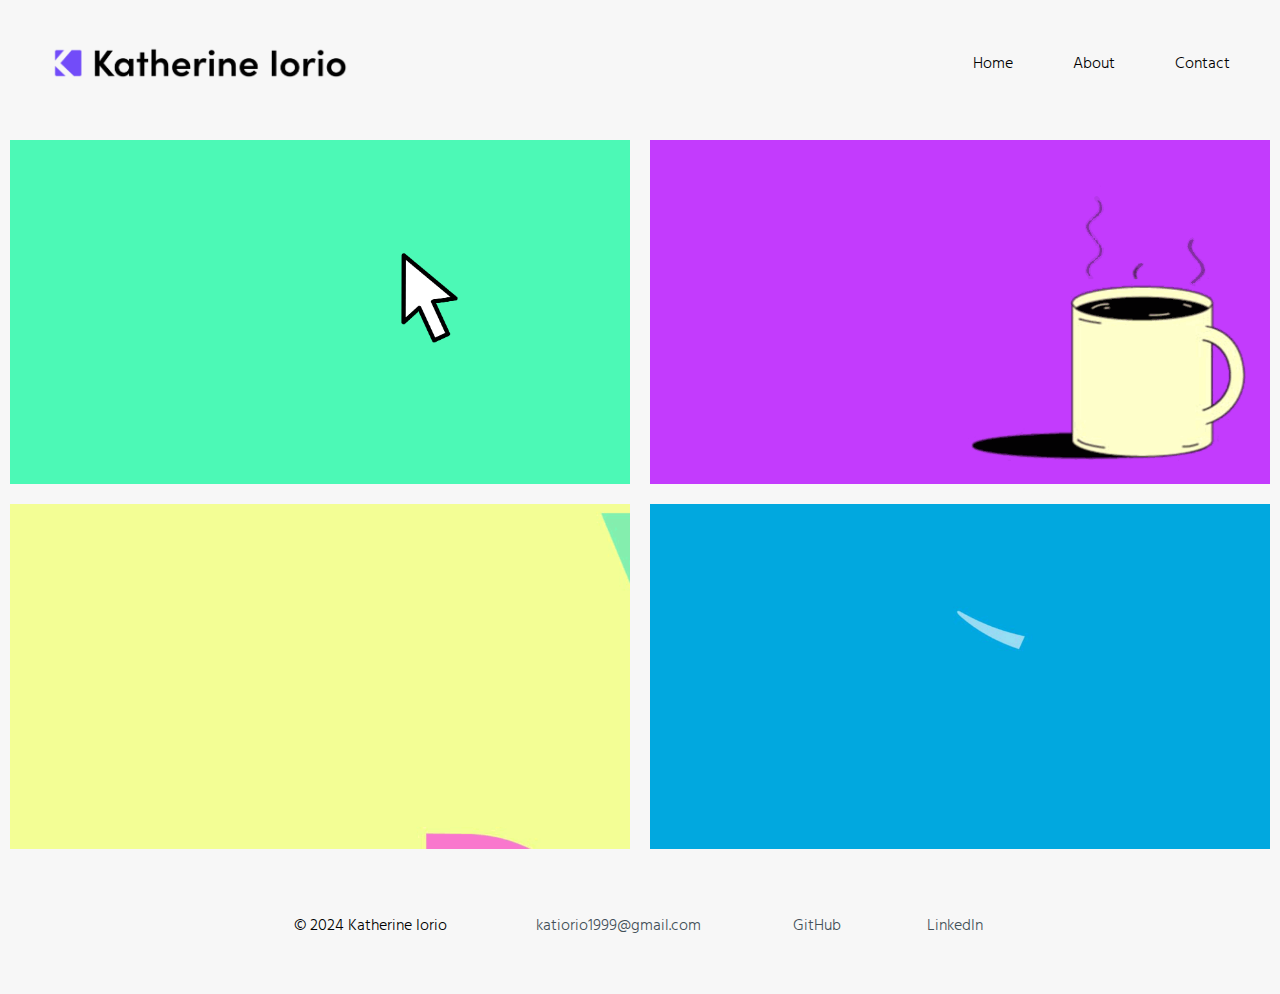
<file: index.html>
<!DOCTYPE html>
<html lang="en">

<head>
    <meta charset="UTF-8">
    <meta name="viewport" content="width=device-width, initial-scale=1.0">
    <link rel="preconnect" href="https://fonts.googleapis.com">
    <link rel="preconnect" href="https://fonts.gstatic.com" crossorigin>
    <link
        href="https://fonts.googleapis.com/css2?family=Hind:wght@300;400;500;600;700&family=Lexend:wght@100..900&family=Mulish:ital,wght@0,200..1000;1,200..1000&display=swap"
        rel="stylesheet">
    <link rel="stylesheet" href="app.css">
    <title>Katherine Iorio</title>
</head>

<body>
    <nav>
        <div id="logoDiv">
            <a href="index.html">
                <img src="img/KatherineIorioBrandingName2024.png" alt="" id="logo">
            </a>
        </div>
        <div class="navLinksDiv">
            <a href="index.html" class="navLinks">Home</a>
            <a href="about.html" class="navLinks">About</a>
            <a href="contact.html" class="navLinks">Contact</a>
        </div>
    </nav>
    <div class="rowContainer">
        <div class="rows">
            <div class="homeImageLinks" id="homeImageLink1">
                <div class="homeImageHoverTitle">
                    <p class="titleText">Web<br>Development</p>
                </div>
            </div>
            <div class="homeImageLinks" id="homeImageLink2">
                <div class="homeImageHoverTitle">
                    <p class="titleText">Motion<br>Graphics</p>
                </div>
            </div>
        </div>
        <div class="rows">
            <div class="homeImageLinks" id="homeImageLink3">
                <div class="homeImageHoverTitle">
                    <p class="titleText">Visual Design <br> & UX/UI</p>
                </div>
            </div>
            <div class="homeImageLinks" id="homeImageLink4">
                <div class="homeImageHoverTitle">
                    <p class="titleText">Amazon<br>Advertising</p>
                </div>
            </div>
        </div>
    </div>
    <footer>
        <p class="footerElement">&copy 2024 Katherine Iorio</p>
        <p class="footerElement" style="width: 184px;">
            <a href="mailto:katiorio1999@gmail.com">katiorio1999@gmail.com</a>
        </p>
        <p class="footerElement" style="width: 53px;">
            <a href="https://github.com/katieiorio" target=”_blank”>GitHub</a>
        </p>
        <p class="footerElement" style="width: 63px;">
            <a href="https://www.linkedin.com/in/katherine-iorio/" target=”_blank”>LinkedIn</a>
        </p>
    </footer>

</body>
<script src="app.js"></script>

</html>
</file>
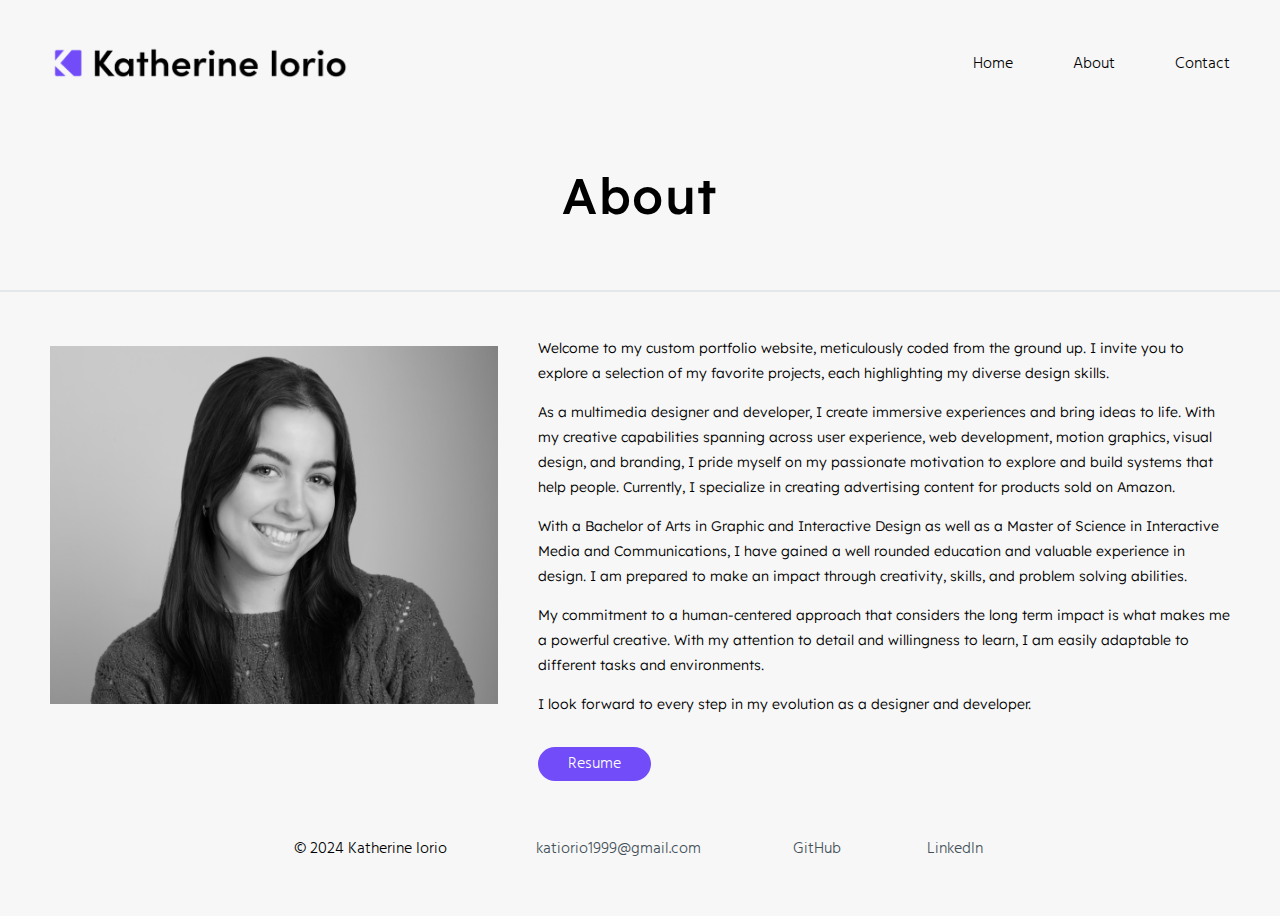
<file: about.html>
<!DOCTYPE html>
<html lang="en">

<head>
    <meta charset="UTF-8">
    <meta name="viewport" content="width=device-width, initial-scale=1.0">
    <link rel="preconnect" href="https://fonts.googleapis.com">
    <link rel="preconnect" href="https://fonts.gstatic.com" crossorigin>
    <link
        href="https://fonts.googleapis.com/css2?family=Hind:wght@300;400;500;600;700&family=Lexend:wght@100..900&family=Mulish:ital,wght@0,200..1000;1,200..1000&display=swap"
        rel="stylesheet">
    <link rel="stylesheet" href="app.css">
    <title>About</title>
</head>

<body>
    <nav>
        <div id="logoDiv">
            <a href="index.html">
                <img src="img/KatherineIorioBrandingName2024.png" alt="" id="logo">
            </a>
        </div>
        <div class="navLinksDiv">
            <a href="index.html" class="navLinks">Home</a>
            <a href="about.html" class="navLinks">About</a>
            <a href="contact.html" class="navLinks">Contact</a>
        </div>
    </nav>
    <div class="titleHeaderContainer">
        <h1 class="titleHeader">About</h1>
    </div>
    <div class="aboutContent">
        <img id="headshot" src="img/HEADSHOT-BW.JPG" alt="">
        <div class="aboutText">
            <p class="aboutTextP">Welcome to my custom portfolio website, meticulously coded from the ground up. I
                invite you to explore a selection of my favorite projects, each highlighting my diverse design skills.
            </p>
            <p class="aboutTextP">As a multimedia designer and developer, I create immersive experiences and bring ideas
                to life. With my creative capabilities spanning across user experience, web development, motion
                graphics, visual design, and branding, I pride myself on my passionate motivation to explore and build
                systems that help people. Currently, I specialize in creating advertising content for products sold on
                Amazon.
            </p>
            <p class="aboutTextP">
                With a Bachelor of Arts in Graphic and Interactive Design as well as a Master of Science in Interactive
                Media and Communications, I have gained a well rounded education and valuable experience in design. I am
                prepared to make
                an impact through creativity, skills, and problem solving abilities.
            </p>
            <p class="aboutTextP">
                My commitment to a human-centered approach that considers the long term impact is what makes me a
                powerful creative. With my attention to detail and willingness to learn, I am easily
                adaptable to different tasks and environments.
            </p>
            <p class="aboutTextP">
                I look forward to every step in my evolution as a designer and developer.
            </p>
            <a href="KatherineIorio_Resume.pdf" target=”_blank”>
                <button class="linkButton">Resume</button>
            </a>
        </div>
    </div>
    <footer>
        <p class="footerElement">&copy 2024 Katherine Iorio</p>
        <p class="footerElement" style="width: 184px;">
            <a href="mailto:katiorio1999@gmail.com" target=”_blank">katiorio1999@gmail.com</a>
        </p>
        <p class="footerElement" style="width: 53px;">
            <a href="https://github.com/katieiorio" target=”_blank”>GitHub</a>
        </p>
        <p class="footerElement" style="width: 63px;">
            <a href="https://www.linkedin.com/in/katherine-iorio/" target=”_blank”>LinkedIn</a>
        </p>
    </footer>
</body>
<script src="app.js"></script>

</html>
</file>
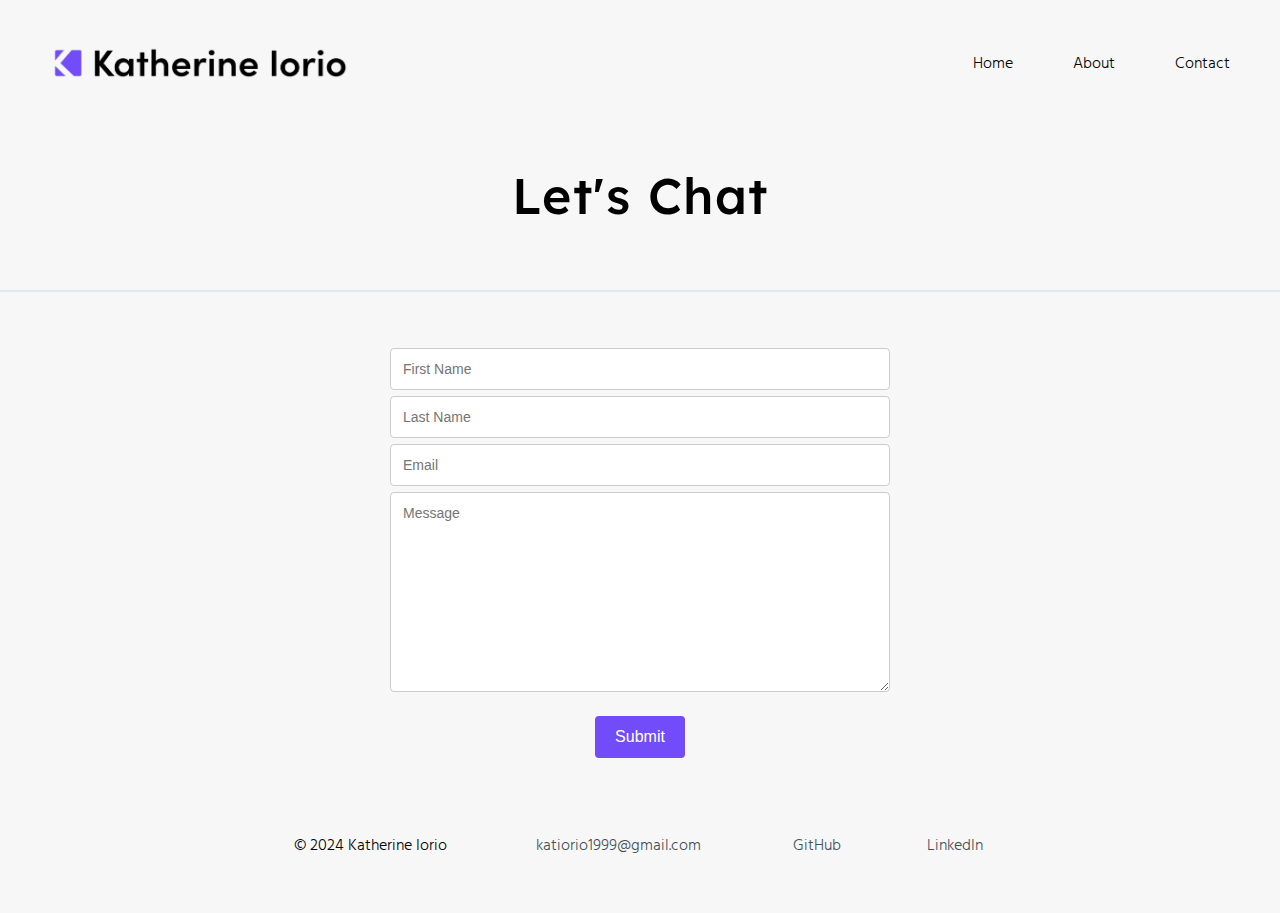
<file: contact.html>
<!DOCTYPE html>
<html lang="en">

<head>
  <meta charset="UTF-8">
  <meta name="viewport" content="width=device-width, initial-scale=1.0">
  <link rel="preconnect" href="https://fonts.googleapis.com">
  <link rel="preconnect" href="https://fonts.gstatic.com" crossorigin>
  <link
    href="https://fonts.googleapis.com/css2?family=Hind:wght@300;400;500;600;700&family=Lexend:wght@100..900&family=Mulish:ital,wght@0,200..1000;1,200..1000&display=swap"
    rel="stylesheet">
  <link rel="stylesheet" href="app.css">
  <title>Contact</title>
</head>

<body>
  <nav>
    <div id="logoDiv">
      <a href="index.html">
        <img src="img/KatherineIorioBrandingName2024.png" alt="" id="logo">
      </a>
    </div>
    <div class="navLinksDiv">
      <a href="index.html" class="navLinks">Home</a>
      <a href="about.html" class="navLinks">About</a>
      <a href="contact.html" class="navLinks">Contact</a>
    </div>
  </nav>
  <div class="titleHeaderContainer">
    <h1 class="titleHeader">Let's Chat</h1>
  </div>


  <div class="formContainer">
    <form action="https://api.web3forms.com/submit" method="POST">
      <input type="hidden" name="access_key" value="a1b643c1-805f-44e5-8cdf-32c0b108eb26">
      <input type="hidden" name="redirect" value="https://katherineiorio.com/thanks.html">
      <div class="formRow">
        <div class="col-75">
          <input type="text" id="fname" name="firstname" placeholder="First Name">
        </div>
      </div>
      <div class="formRow">
        <div class="col-75">
          <input type="text" id="lname" name="lastname" placeholder="Last Name">
        </div>
      </div>
      <div class="formRow">
        <div class="col-75">
          <input type="text" id="email" name="email" placeholder="Email">
        </div>
      </div>
      <div class="formRow">
        <div class="col-75">
          <textarea id="subject" name="subject" placeholder="Message" style="height:200px"></textarea>
        </div>
      </div>
      <div class="formRow">
        <input type="submit" value="Submit">
      </div>
    </form>
  </div>

  <footer>
    <p class="footerElement">&copy 2024 Katherine Iorio</p>
    <p class="footerElement" style="width: 184px;">
      <a href="mailto:katiorio1999@gmail.com">katiorio1999@gmail.com</a>
    </p>
    <p class="footerElement" style="width: 53px;">
      <a href="https://github.com/katieiorio" target=”_blank”>GitHub</a>
    </p>
    <p class="footerElement" style="width: 63px;">
      <a href="https://www.linkedin.com/in/katherine-iorio/" target=”_blank”>LinkedIn</a>
    </p>
  </footer>

  <script src="app.js"></script>
</body>

</html>
</file>
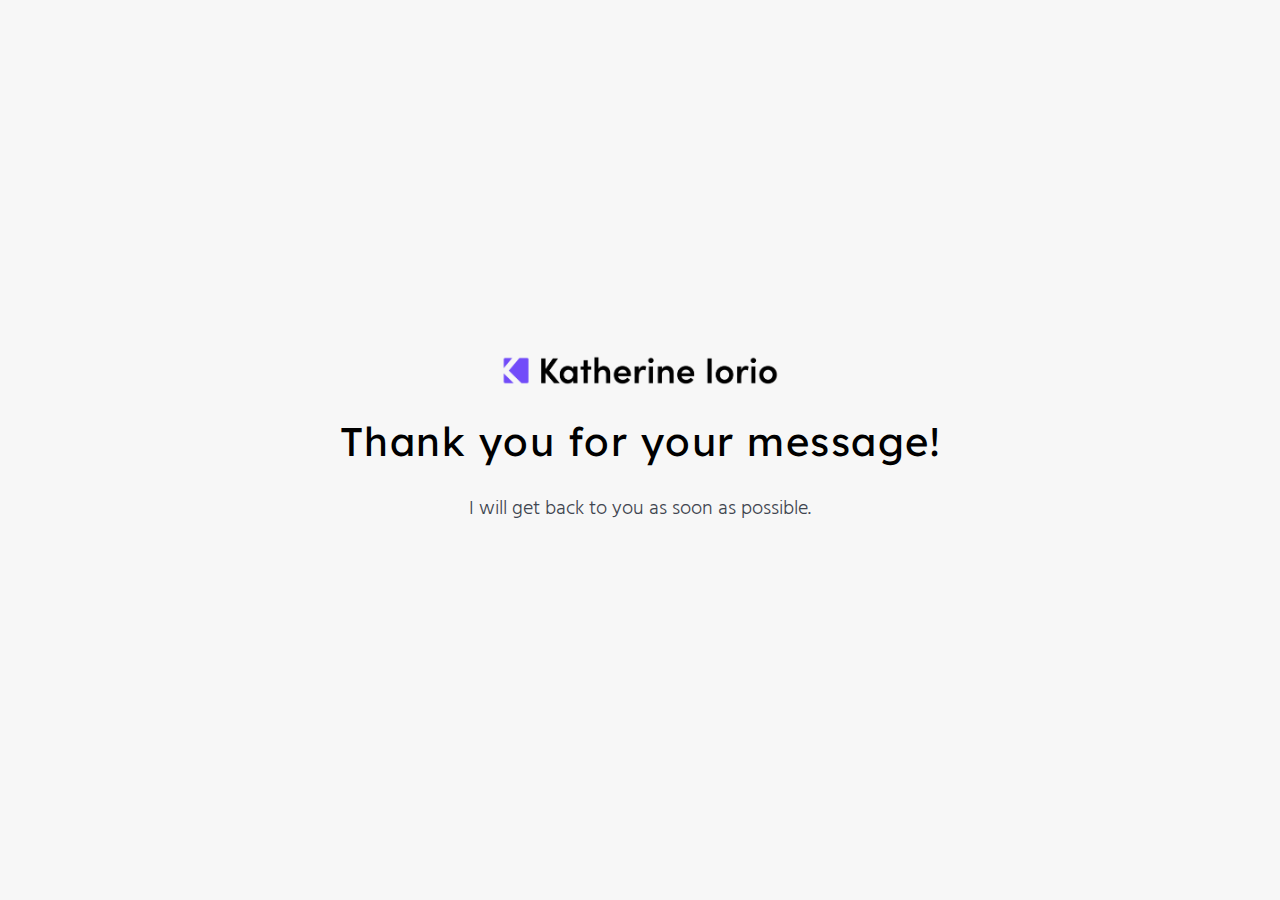
<file: thanks.html>
<!DOCTYPE html>
<html lang="en">

<head>
    <meta charset="UTF-8">
    <meta name="viewport" content="width=device-width, initial-scale=1.0">
    <link rel="preconnect" href="https://fonts.googleapis.com">
    <link rel="preconnect" href="https://fonts.gstatic.com" crossorigin>
    <link
        href="https://fonts.googleapis.com/css2?family=Hind:wght@300;400;500;600;700&family=Lexend:wght@100..900&family=Mulish:ital,wght@0,200..1000;1,200..1000&display=swap"
        rel="stylesheet">
    <link rel="stylesheet" href="app.css">
    <title>Thank You!</title>
</head>

<body class="thankYouPageLayout">
    <div class="thankYouLogoDiv">
        <a href="index.html">
            <img src="img/KatherineIorioBrandingName2024.png" alt="" id="thankYouLogo">
        </a>
    </div>
    <div class="thankYouTextDiv">
        <h1 class="thankYouHeader">Thank you for your message!</h1>
        <p class="thankYouBody">I will get back to you as soon as possible.</p>
    </div>

</body>

</html>
</file>
<file: app.css>
/* all ////// */

body {
    height: auto;
    min-height: 100vh;
    animation: fadeInAnimation ease 1s;
    animation-iteration-count: 1;
    animation-fill-mode: forwards;
    width: 100%;
    margin: 0px;
    background-color: #F7F7F7;
}

@keyframes fadeInAnimation {
    0% {
        opacity: 0;
    }

    100% {
        opacity: 1;
    }
}

footer {
    text-align: center;
    font-family: "Hind", sans-serif;
    font-weight: 300;
    font-style: normal;
    position: relative;
    height: 15vh;
    position: absolute;
    display: flex;
    justify-content: center;
    align-items: center;
    width: 100%;
}

.footerElement {
    margin-right: 40px;
    margin-left: 40px;
}

footer a {
    color: #435058;
    text-decoration: none;
}

footer a:hover {
    text-decoration: none;
    font-family: "Hind", sans-serif;
    font-weight: 300;
    font-style: normal;
    text-decoration: none;
    color: #724CF9;
}

nav {
    display: flex;
    justify-content: space-between;
    height: 130px;
    align-items: center;
    padding-left: 50px;
    padding-right: 50px;
}

#logo {
    flex-grow: 1;
    width: 300px;
    cursor: pointer;
}

#logoDiv {
    height: fit-content;
}

.navLinks {
    font-family: "Hind", sans-serif;
    font-weight: 300;
    font-style: normal;
    color: #000000;
    text-align: center;
    background-color: transparent;
    width: auto;
    margin-bottom: 3px;
    text-decoration: none;
    margin-left: 60px;
    cursor: pointer;
}

.navLinks:hover {
    text-decoration: none;
    font-family: "Hind", sans-serif;
    font-weight: 300;
    font-style: normal;
    text-decoration: none;
    color: #724CF9;
}

.navLinksDiv {
    display: flex;
    justify-content: center;
    align-items: center;
}

/* home/////////////////// */

.rows {
    display: flex;
    flex-direction: row;
}

.rowContainer {
    margin-top: 0px;
}

.homeImageLinks {
    width: 100%;
    aspect-ratio: 9/5;
    margin: 10px;
    cursor: pointer;
}

#homeImageLink1 {
    background-image: url("img/mouseGif.gif");
    background-size: cover;
    background-repeat: no-repeat;
    display: flex;
    align-items: center;
    justify-content: center;
}

#homeImageLink2 {
    background-image: url("img/coffeeGIFpurple.gif");
    background-size: cover;
    background-repeat: no-repeat;
    display: flex;
    align-items: center;
    justify-content: center;
}

#homeImageLink3 {
    background-image: url("img/VDanimation.gif");
    background-size: cover;
    background-repeat: no-repeat;
    display: flex;
    align-items: center;
    justify-content: center;
}

#homeImageLink4 {
    background-image: url("img/amazonGIF.gif");
    background-size: cover;
    background-repeat: no-repeat;
    display: flex;
    align-items: center;
    justify-content: center;
}


.homeImageHoverTitle {
    display: none;
    justify-content: flex-start;
    align-items: flex-end;
    opacity: 1;
    background-color: rgba(255, 255, 255, 0.6);
    height: 100%;
    width: 100%;
    margin-bottom: 0;
    margin-top: 0;
}

.titleText {
    text-align: left;
    font-family: "Mulish", sans-serif;
    font-optical-sizing: auto;
    font-style: normal;
    font-weight: 800;
    color: #000000;
    text-decoration: none;
    font-size: 55px;
    padding-left: 20px;
    padding-bottom: 20px;
    margin-bottom: 0;
}

/* about ///////////// */

.aboutContent {
    display: flex;
    flex-direction: row;
    align-items: flex-start;
    justify-content: center;
    margin-left: 50px;
    margin-right: 50px;
}

.aboutTextP {
    font-family: "Lexend", sans-serif;
    font-optical-sizing: auto;
    font-style: normal;
    font-weight: 300;
    color: #000000;
    text-decoration: none;
    font-size: 14px;
    line-height: 25px;
}

#headshot {
    width: 35vw;
    height: auto;
    object-fit: contain;
    padding-right: 40px;
    margin-top: 24px;
}

.aboutText {
    font-family: "Lexend", sans-serif;
    font-optical-sizing: auto;
    font-style: normal;
    font-weight: 200;
    color: #000000;
    text-decoration: none;
    font-size: 15px;
    line-height: 25px;
    align-items: flex-start;
    width: 700px;
    margin-top: 0px;
}

.titleHeaderContainer {
    height: fit-content;
    display: flex;
    align-items: center;
    margin-bottom: 30px;
    justify-content: center;
    border-bottom: 2px solid #e4e7ea;
    padding-bottom: 30px;
}

.titleHeader {
    text-align: left;
    font-family: "Lexend", sans-serif;
    font-optical-sizing: auto;
    font-style: normal;
    font-weight: 500;
    font-size: 50px;
    color: #000000;
    letter-spacing: 1.5px;
}

/* project pages //////// */

.projectColumns {
    display: flex;
    flex-direction: column;
    margin-top: 80px;
}

.projectRow {
    display: flex;
    flex-direction: row;
    justify-content: flex-start;
    padding-bottom: 80px;
    padding-left: 5vw;
    padding-right: 5vw;
}

.projectVisualDiv {
    width: 60vw;
}

.projectVisual {
    width: 100%;
    padding-left: 0px;
}

.projectWrittenContent {
    display: flex;
    flex-direction: column;
    height: auto;
    font-family: "Lexend", sans-serif;
    font-optical-sizing: auto;
    font-style: normal;
    font-weight: 300;
    color: #000000;
    text-decoration: none;
    font-size: 14px;
    line-height: 25px;
}

.projectWrittenContentDiv {
    display: flex;
    flex-direction: column;
    width: 30vw;
    padding: 0 0 0 2vw;
}

.projectWrittenContentHeader {
    display: flex;
    flex-direction: column;
    width: 30vw;
    height: auto;
    font-family: "Lexend", sans-serif;
    font-style: normal;
    font-weight: 600;
    color: #000000;
    text-decoration: none;
    font-size: 30px;
    line-height: 35px;
    margin: 0 0 14px 0;
}

.projectSkillsDiv {
    display: flex;
    flex-direction: row;
}

.projectSkills {
    background-color: #000000;
    color: white;
    border-radius: 5px;
    margin-right: 12px;
    padding: 4px 7px 4px 7px;
    font-family: "Mulish", sans-serif;
    font-style: normal;
    font-weight: 300;
    margin-top: 4px;
    margin-bottom: 4px;
}

#calendarVideo {
    filter: drop-shadow(5px 5px 10px #c7c7c7);
}




/* form */

/* Style inputs, select elements and textareas */

form {
    display: flex;
    justify-content: center;
    flex-direction: column;
}

input[type=text],
select,
textarea {
    width: 100%;
    padding: 12px;
    border: 1px solid #ccc;
    border-radius: 4px;
    box-sizing: border-box;
    resize: vertical;
    font-family: "Hnd", sans-serif;
    font-weight: 300;
    font-style: normal;
    text-decoration: none;
    font-size: 14px;
}

/* Style the submit button */
input[type=submit] {
    background-color: #724CF9;
    ;
    color: white;
    padding: 12px 20px;
    border: none;
    border-radius: 4px;
    cursor: pointer;
    float: right;
    margin-top: 20px;
    font-family: "Hnd", sans-serif;
    font-weight: 300;
    font-style: normal;
    text-decoration: none;
    font-size: 16px;
}

.formContainer {
    border-radius: 5px;
    padding: 20px;
}

.col-25 {
    float: left;
    width: 100px;
    margin-top: 6px;
}

.col-75 {
    float: left;
    width: 500px;
    margin-top: 6px;
}

.formRow {
    display: flex;
    justify-content: center;
    width: 70vw;
}

.thankYouHeader {
    text-align: center;
    font-family: "Lexend", sans-serif;
    font-optical-sizing: auto;
    font-style: normal;
    font-weight: 400;
    font-size: 40px;
    color: #000000;
    letter-spacing: 1.5px;
}

.thankYouBody {
    font-family: "Hind", sans-serif;
    font-weight: 300;
    font-style: normal;
    color: #3F4650;
    text-decoration: none;
    text-align: center;
    font-size: 20px;
    margin-top: 0px;
}

#thankYouLogo {
    width: 22vw;
}

.thankYouPageLayout {
    display: flex;
    justify-content: center;
    flex-direction: column;
}

.thankYouLogoDiv {
    display: flex;
    justify-content: center;
}

.linkButton {
    background-color: #724CF9;
    color: rgb(255, 255, 255);
    border-radius: 30px;
    border-color: #724CF9;
    border: none;
    font-family: "Hind", sans-serif;
    font-weight: 300;
    font-style: normal;
    font-size: 16px;
    width: fit-content;
    padding: 4px 30px 4px 30px;
    margin-top: 16px;

}

.linkButton:hover {
    background-color: #5e3ed2;
    cursor: pointer;
}

.linkButton:visited {
    color: white;
}

@media screen and (max-width: 1000px) {


    .titleText {
        font-size: 30px;
    }

    .titleHeader {
        font-size: 6vw;
        margin-top: 0px;
        margin-bottom: 0px;
        text-align: center;
    }

    .titleHeaderContainer {
        margin-bottom: 10px;
        height: fit-content;
        padding-bottom: 1vh;
    }

    .rows {
        display: flex;
        flex-direction: column;
        align-items: center;
    }

    #logo {
        flex-grow: 1;
        width: 60vw;
    }

    nav {
        display: flex;
        flex-direction: column;
        align-items: center;
        margin-top: 20px;
        height: fit-content;
    }

    .navLinks {
        margin-left: 3vw;
        margin-right: 3vw;
    }

    .rowContainer {
        margin-top: 0px;
    }

    .navLinksDiv {
        margin-right: 0px;
        margin-top: 30px;
        margin-bottom: 30px;
    }

    footer {
        display: flex;
        justify-content: center;
        align-items: center;
        width: 100%;
        flex-direction: column;
        height: 25vh;
    }

    .footerElement {
        margin-right: 40px;
        margin-top: 5px;
    }

    /* about ///////// */

    .aboutContent {
        display: flex;
        flex-direction: column;
        align-items: center;
    }

    .aboutText {
        width: 90vw;
        margin-left: 0px;
        margin-right: 0px;
        margin-top: 25px;
    }

    #headshot {
        width: 100vw;
        height: auto;
        object-fit: contain;
        padding-right: 0px;
    }

    .projectRow {
        display: flex;
        justify-content: center;
        align-items: center;
        flex-direction: column;
        width: 90vw;
        padding-bottom: 40px;
    }

    .projectWrittenContentDiv {
        width: 90vw;
        display: flex;
        justify-content: center;
        flex-direction: column;
        padding: 0 0 0 0;
    }

    .projectWrittenContent {
        line-height: 24px;
        font-size: 16px;
        display: flex;
        justify-content: center;
        padding-top: 8px;
        padding-bottom: 8px;
    }

    p {
        margin: 0 0 0 0;
    }

    .projectWrittenContentHeader {
        width: 80vw;
        line-height: 35px;
    }

    .projectColumns {
        margin-top: 4vh;
    }

    .projectVisualDiv {
        display: flex;
        justify-content: center;
        flex-direction: column;
        width: 90vw;
        margin: 0 0 35px 0;
    }

    .projectVisual {
        width: 90vw;
        padding-left: 0px;
        display: flex;
        flex-direction: column;
    }

    #thankYouLogo {
        width: 50vw;
    }

    .aboutTextP {
        padding-top: 8px;
        padding-bottom: 8px;
    }
}

/* /////////// form */

.formContainer {
    display: flex;
    justify-content: center;
}
</file>
